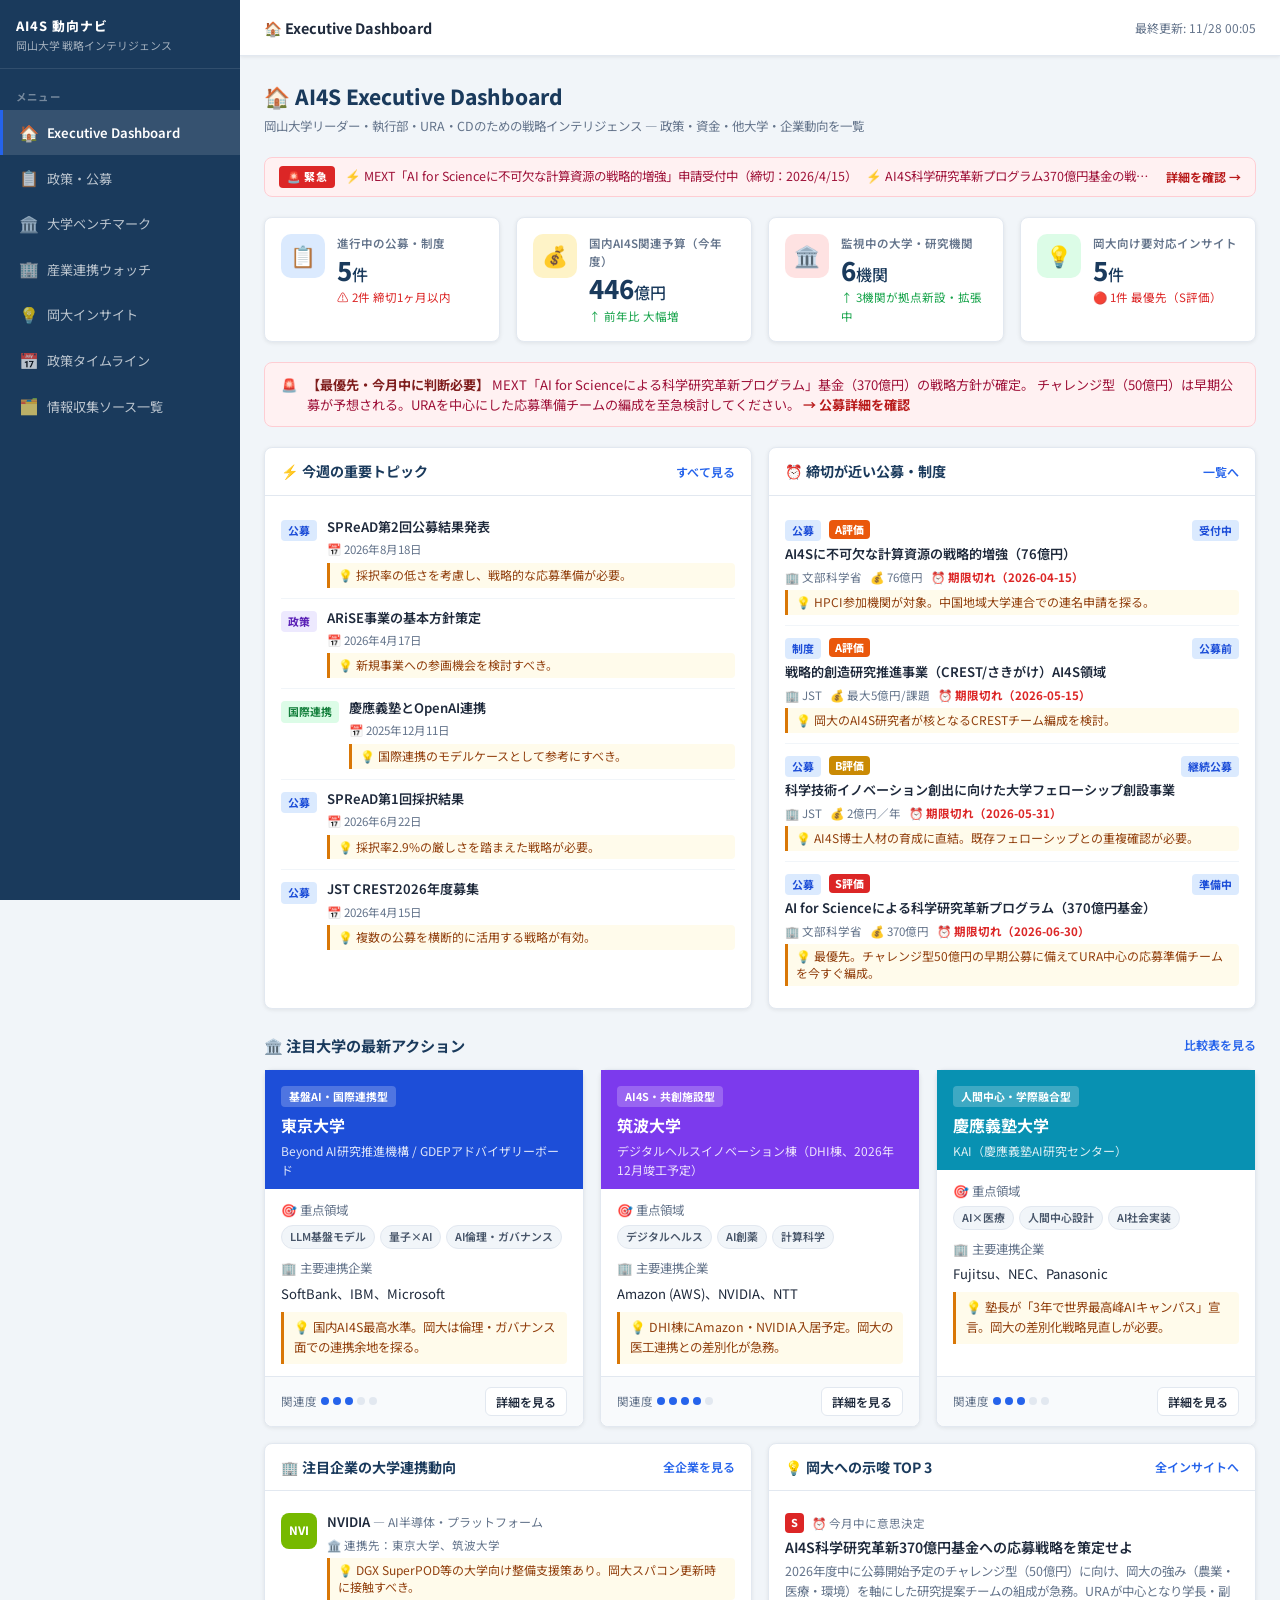
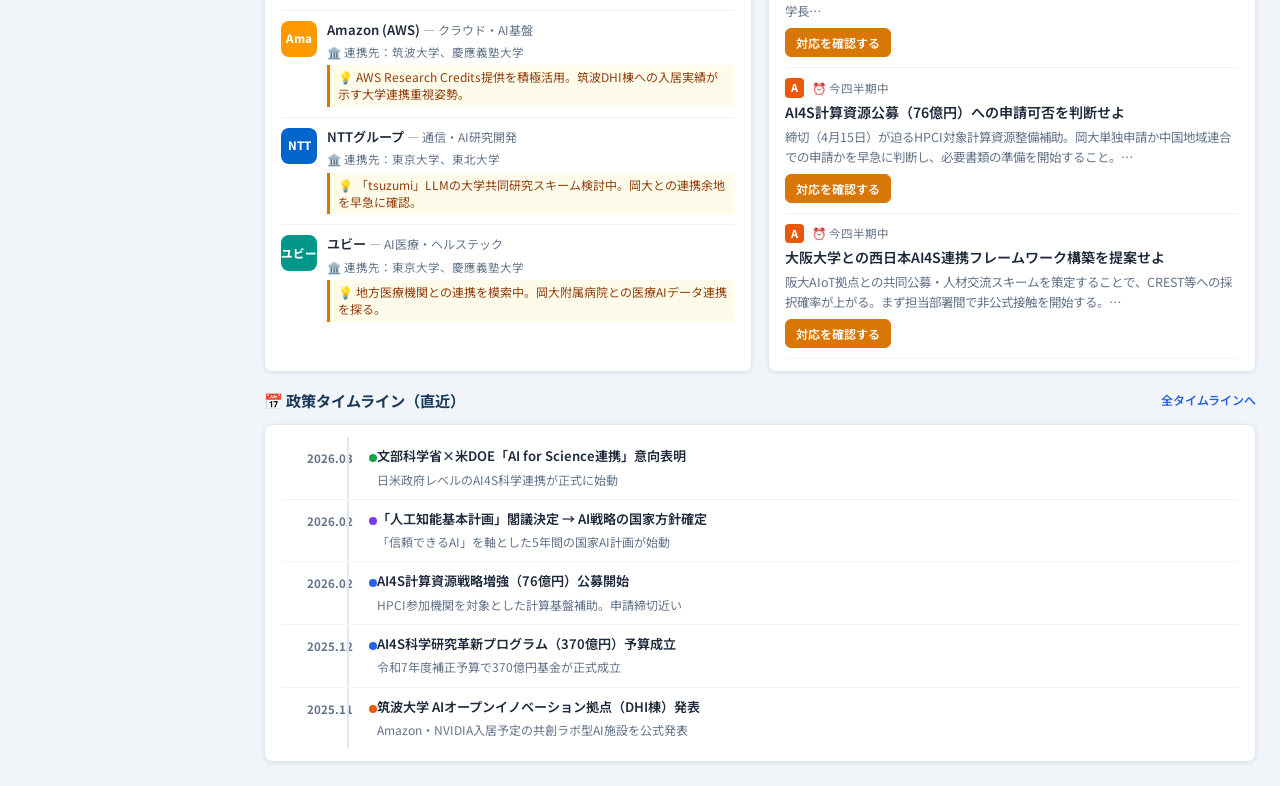
<file: index.html>
<!DOCTYPE html>
<html lang="ja">
<head>
  <meta charset="UTF-8">
  <meta name="viewport" content="width=device-width, initial-scale=1.0">
  <title>AI4S動向ナビ | 岡山大学 Executive Dashboard</title>
  <link rel="preconnect" href="https://fonts.googleapis.com">
  <link href="https://fonts.googleapis.com/css2?family=Noto+Sans+JP:wght@400;500;600;700;800&display=swap" rel="stylesheet">
  <link rel="stylesheet" href="css/style.css">
</head>
<body>

<!-- サイドバー -->
<aside id="sidebar"></aside>

<!-- メインコンテンツ -->
<div id="main-wrapper">
  <!-- トップバー -->
  <header id="topbar"></header>

  <!-- ページ本体 -->
  <main id="page-content">

  <!-- ===== ダッシュボードパネル ===== -->
  <div id="panel-dashboard" class="panel active fade-in">

    <!-- ヘッダタイトル -->
    <div class="page-title">
      <h1>🏠 AI4S Executive Dashboard</h1>
      <p>岡山大学リーダー・執行部・URA・CDのための戦略インテリジェンス — 政策・資金・他大学・企業動向を一覧</p>
    </div>

    <!-- 緊急アラートバー -->
    <div class="alert-ticker">
      <span class="ticker-label">🚨 緊急</span>
      <span class="ticker-text">
        ⚡ MEXT「AI for Scienceに不可欠な計算資源の戦略的増強」申請受付中（締切：2026/4/15）&nbsp;&nbsp;
        ⚡ AI4S科学研究革新プログラム370億円基金の戦略方針が確定 &nbsp;&nbsp;
        ⚡ 筑波大学DHI棟（共創ラボ型AI拠点）2026年12月竣工予定
      </span>
      <a href="#" onclick="AI4S.navigate('policy'); return false;" class="ticker-cta">詳細を確認 →</a>
    </div>

    <!-- KPIサマリー -->
    <div class="kpi-grid">
      <div class="kpi-card">
        <div class="kpi-icon blue">📋</div>
        <div class="kpi-body">
          <div class="kpi-label">進行中の公募・制度</div>
          <div class="kpi-value">5<span style="font-size:1rem;font-weight:500">件</span></div>
          <div class="kpi-trend alert">⚠ 2件 締切1ヶ月以内</div>
        </div>
      </div>
      <div class="kpi-card">
        <div class="kpi-icon gold">💰</div>
        <div class="kpi-body">
          <div class="kpi-label">国内AI4S関連予算（今年度）</div>
          <div class="kpi-value">446<span style="font-size:1rem;font-weight:500">億円</span></div>
          <div class="kpi-trend up">↑ 前年比 大幅増</div>
        </div>
      </div>
      <div class="kpi-card">
        <div class="kpi-icon red">🏛️</div>
        <div class="kpi-body">
          <div class="kpi-label">監視中の大学・研究機関</div>
          <div class="kpi-value">6<span style="font-size:1rem;font-weight:500">機関</span></div>
          <div class="kpi-trend up">↑ 3機関が拠点新設・拡張中</div>
        </div>
      </div>
      <div class="kpi-card">
        <div class="kpi-icon green">💡</div>
        <div class="kpi-body">
          <div class="kpi-label">岡大向け要対応インサイト</div>
          <div class="kpi-value">5<span style="font-size:1rem;font-weight:500">件</span></div>
          <div class="kpi-trend alert">🔴 1件 最優先（S評価）</div>
        </div>
      </div>
    </div>

    <!-- アラートバー -->
    <div class="alert-bar alert-danger">
      <span>🚨</span>
      <div>
        <strong>【最優先・今月中に判断必要】</strong>
        MEXT「AI for Scienceによる科学研究革新プログラム」基金（370億円）の戦略方針が確定。
        チャレンジ型（50億円）は早期公募が予想される。URAを中心にした応募準備チームの編成を至急検討してください。
        <a href="#" onclick="AI4S.navigate('policy'); return false;" style="color:#b91c1c;font-weight:700;">→ 公募詳細を確認</a>
      </div>
    </div>

    <!-- メイン2カラム -->
    <div class="two-col">

      <!-- 今週の重要トピック -->
      <div class="card">
        <div class="card-header">
          <h3>⚡ 今週の重要トピック</h3>
          <a href="#" onclick="AI4S.navigate('policy'); return false;" class="see-all">すべて見る</a>
        </div>
        <div class="card-body" id="topTopics">
          <!-- JSで生成 -->
        </div>
      </div>

      <!-- 締切近い公募 -->
      <div class="card">
        <div class="card-header">
          <h3>⏰ 締切が近い公募・制度</h3>
          <a href="#" onclick="AI4S.navigate('policy'); return false;" class="see-all">一覧へ</a>
        </div>
        <div class="card-body" id="deadlineItems">
          <!-- JSで生成 -->
        </div>
      </div>
    </div>

    <!-- 大学ベンチマーク概要 -->
    <div class="section-header">
      <h2>🏛️ 注目大学の最新アクション</h2>
      <a href="#" onclick="AI4S.navigate('benchmark'); return false;" class="see-all">比較表を見る</a>
    </div>
    <div class="three-col" id="benchCards">
      <!-- JSで生成 -->
    </div>

    <!-- 下段 2カラム -->
    <div class="two-col">

      <!-- 企業連携ウォッチ -->
      <div class="card">
        <div class="card-header">
          <h3>🏢 注目企業の大学連携動向</h3>
          <a href="#" onclick="AI4S.navigate('industry'); return false;" class="see-all">全企業を見る</a>
        </div>
        <div class="card-body" id="companyWatch">
          <!-- JSで生成 -->
        </div>
      </div>

      <!-- 岡大インサイトトップ3 -->
      <div class="card">
        <div class="card-header">
          <h3>💡 岡大への示唆 TOP 3</h3>
          <a href="#" onclick="AI4S.navigate('insights'); return false;" class="see-all">全インサイトへ</a>
        </div>
        <div class="card-body" id="insightTop">
          <!-- JSで生成 -->
        </div>
      </div>
    </div>

    <!-- 政策タイムライン（直近） -->
    <div class="section-header" style="margin-top:8px;">
      <h2>📅 政策タイムライン（直近）</h2>
      <a href="#" onclick="AI4S.navigate('timeline'); return false;" class="see-all">全タイムラインへ</a>
    </div>
    <div class="card">
      <div class="card-body">
        <div class="timeline-wrap" id="dashTimeline">
          <!-- JSで生成 -->
        </div>
      </div>
    </div>

  </div><!-- /#panel-dashboard -->

  <!-- ===== 政策・公募パネル ===== -->
  <div id="panel-policy" class="panel">
    <div class="page-title">
      <h1>📋 政策・公募一覧</h1>
      <p>進行中・予定の公募・制度情報と最新政策動向</p>
    </div>
    <div id="policy-dynamic"></div>
    <div class="section-header">
      <h2>📋 公募・制度 完全リスト</h2>
    </div>
    <div id="policy-static-list"></div>
  </div>

  <!-- ===== 大学ベンチマークパネル ===== -->
  <div id="panel-benchmark" class="panel">
    <div class="page-title">
      <h1>🏛️ 大学ベンチマーク</h1>
      <p>岡山大学が注目すべき大学・研究機関の最新動向と比較</p>
    </div>
    <div id="benchmark-list"></div>
  </div>

  <!-- ===== 産業連携ウォッチパネル ===== -->
  <div id="panel-industry" class="panel">
    <div class="page-title">
      <h1>🏢 産業連携ウォッチ</h1>
      <p>AI4S分野での産学連携を積極推進している注目企業の動向</p>
    </div>
    <div id="industry-list"></div>
  </div>

  <!-- ===== 岡大インサイトパネル ===== -->
  <div id="panel-insights" class="panel">
    <div class="page-title">
      <h1>💡 岡大インサイト全件</h1>
      <p>岡山大学の執行部・URA・CDが今すぐ対応すべき示唆・提言</p>
    </div>
    <div id="insights-list"></div>
  </div>

  <!-- ===== 政策タイムラインパネル ===== -->
  <div id="panel-timeline" class="panel">
    <div class="page-title">
      <h1>📅 政策タイムライン</h1>
      <p>AI4S関連の政策・制度・大学動向の時系列まとめ</p>
    </div>
    <div class="card">
      <div class="card-body">
        <div class="timeline-wrap" id="fullTimeline"></div>
      </div>
    </div>
  </div>

  <!-- ===== 情報収集ソース一覧パネル ===== -->
  <div id="panel-sources" class="panel">
    <div class="page-title">
      <h1>🗂️ AI4S情報収集 推奨クロール先一覧</h1>
      <p>政策・研究・産業・資金動向の収集に活用できるウェブソース一覧です。定期的なクロール・モニタリングを推奨します。</p>
    </div>

    <div class="source-note">
      💡 各ソースは定期的にクロール・チェックすることで、公募情報・政策動向・大学の最新アクションをいち早くキャッチできます。
      J-STAGE・KAKENはAPIが公開されており、自動収集に対応しています。
    </div>

    <!-- 🏛️ 政府・政策機関 -->
    <div class="sources-section">
      <div class="card">
        <div class="card-header">
          <h3>🏛️ 政府・政策機関</h3>
          <span class="section-badge badge-gov">Government</span>
        </div>
        <div class="card-body" style="padding:0;">
          <table class="sources-table">
            <thead>
              <tr><th>機関名</th><th>URL</th><th>収集できる情報</th></tr>
            </thead>
            <tbody>
              <tr><td>内閣府 科学技術・イノベーション推進事務局</td><td><a href="https://www8.cao.go.jp/cstp/" target="_blank">https://www8.cao.go.jp/cstp/</a></td><td>AI戦略、科学技術基本計画</td></tr>
              <tr><td>文部科学省</td><td><a href="https://www.mext.go.jp" target="_blank">https://www.mext.go.jp</a></td><td>大学政策、研究費配分</td></tr>
              <tr><td>経済産業省 AI・データ政策</td><td><a href="https://www.meti.go.jp" target="_blank">https://www.meti.go.jp</a></td><td>産業AI動向、規制動向</td></tr>
              <tr><td>総務省 情報通信政策</td><td><a href="https://www.soumu.go.jp" target="_blank">https://www.soumu.go.jp</a></td><td>ICT・AI政策</td></tr>
              <tr><td>JST（科学技術振興機構）</td><td><a href="https://www.jst.go.jp" target="_blank">https://www.jst.go.jp</a></td><td>研究プロジェクト、産学連携</td></tr>
              <tr><td>NEDO（新エネルギー・産業技術総合開発機構）</td><td><a href="https://www.nedo.go.jp" target="_blank">https://www.nedo.go.jp</a></td><td>AI技術開発プロジェクト</td></tr>
              <tr><td>AMED（日本医療研究開発機構）</td><td><a href="https://www.amed.go.jp" target="_blank">https://www.amed.go.jp</a></td><td>医療AI・創薬</td></tr>
              <tr><td>理化学研究所（RIKEN）</td><td><a href="https://www.riken.jp" target="_blank">https://www.riken.jp</a></td><td>基礎研究、AI研究成果</td></tr>
            </tbody>
          </table>
        </div>
      </div>
    </div>

    <!-- 🎓 大学・研究機関 -->
    <div class="sources-section">
      <div class="card">
        <div class="card-header">
          <h3>🎓 大学・研究機関</h3>
          <span class="section-badge badge-univ">Academia</span>
        </div>
        <div class="card-body" style="padding:0;">
          <table class="sources-table">
            <thead>
              <tr><th>機関名</th><th>URL</th><th>収集できる情報</th></tr>
            </thead>
            <tbody>
              <tr><td>東京大学 松尾・岩澤研究室</td><td><a href="https://weblab.t.u-tokyo.ac.jp" target="_blank">https://weblab.t.u-tokyo.ac.jp</a></td><td>AI研究最前線</td></tr>
              <tr><td>東京大学 UTokyo AI</td><td><a href="https://ai.u-tokyo.ac.jp" target="_blank">https://ai.u-tokyo.ac.jp</a></td><td>大学全体のAI戦略</td></tr>
              <tr><td>京都大学 情報学研究科</td><td><a href="https://www.i.kyoto-u.ac.jp" target="_blank">https://www.i.kyoto-u.ac.jp</a></td><td>AI・データサイエンス</td></tr>
              <tr><td>大阪大学</td><td><a href="https://www.osaka-u.ac.jp" target="_blank">https://www.osaka-u.ac.jp</a></td><td>AI研究プロジェクト</td></tr>
              <tr><td>名古屋大学</td><td><a href="https://www.nagoya-u.ac.jp" target="_blank">https://www.nagoya-u.ac.jp</a></td><td>産学連携AI</td></tr>
              <tr><td>産業技術総合研究所（AIST）</td><td><a href="https://www.aist.go.jp" target="_blank">https://www.aist.go.jp</a></td><td>応用AI研究</td></tr>
              <tr><td>国立情報学研究所（NII）</td><td><a href="https://www.nii.ac.jp" target="_blank">https://www.nii.ac.jp</a></td><td>AI・情報科学研究</td></tr>
              <tr><td>理研 AIP（人工知能研究センター）</td><td><a href="https://aip.riken.jp" target="_blank">https://aip.riken.jp</a></td><td>人工知能研究センター</td></tr>
            </tbody>
          </table>
        </div>
      </div>
    </div>

    <!-- 📰 ニュース・レポート・データベース -->
    <div class="sources-section">
      <div class="card">
        <div class="card-header">
          <h3>📰 ニュース・レポート・データベース</h3>
          <span class="section-badge badge-news">News &amp; Data</span>
        </div>
        <div class="card-body" style="padding:0;">
          <table class="sources-table">
            <thead>
              <tr><th>ソース</th><th>URL</th><th>収集できる情報</th></tr>
            </thead>
            <tbody>
              <tr><td>J-STAGE</td><td><a href="https://www.jstage.jst.go.jp" target="_blank">https://www.jstage.jst.go.jp</a></td><td>学術論文（API公開）</td></tr>
              <tr><td>KAKEN（科研費データベース）</td><td><a href="https://kaken.nii.ac.jp" target="_blank">https://kaken.nii.ac.jp</a></td><td>研究費・プロジェクト情報</td></tr>
              <tr><td>researchmap</td><td><a href="https://researchmap.jp" target="_blank">https://researchmap.jp</a></td><td>研究者・業績情報</td></tr>
              <tr><td>日本経済新聞 AI関連</td><td><a href="https://www.nikkei.com" target="_blank">https://www.nikkei.com</a></td><td>産業・投資動向</td></tr>
              <tr><td>ITmedia AI+</td><td><a href="https://www.itmedia.co.jp/aiplus/" target="_blank">https://www.itmedia.co.jp/aiplus/</a></td><td>AI業界ニュース</td></tr>
              <tr><td>Ledge.ai</td><td><a href="https://ledge.ai" target="_blank">https://ledge.ai</a></td><td>AI4Sを含むAIニュース</td></tr>
            </tbody>
          </table>
        </div>
      </div>
    </div>

    <!-- 🔬 特にAI4Sに直結するソース -->
    <div class="sources-section">
      <div class="card">
        <div class="card-header">
          <h3>🔬 特にAI4Sに直結するソース</h3>
          <span class="section-badge badge-ai4s">AI4S Core</span>
        </div>
        <div class="card-body" style="padding:0;">
          <table class="sources-table">
            <thead>
              <tr><th>ソース</th><th>URL</th><th>特徴</th></tr>
            </thead>
            <tbody>
              <tr><td>JST CREST・さきがけ</td><td><a href="https://www.jst.go.jp/kisoken/" target="_blank">https://www.jst.go.jp/kisoken/</a></td><td>AI×科学の最先端研究公募</td></tr>
              <tr><td>内閣府 ムーンショット型研究</td><td><a href="https://www8.cao.go.jp/cstp/moonshot/" target="_blank">https://www8.cao.go.jp/cstp/moonshot/</a></td><td>大型AI4Sプロジェクト</td></tr>
              <tr><td>BRIDGE（産学連携DB）</td><td><a href="https://www.jst.go.jp/tt/" target="_blank">https://www.jst.go.jp/tt/</a></td><td>技術移転情報</td></tr>
              <tr><td>arXiv（日本研究者の英語論文）</td><td><a href="https://arxiv.org" target="_blank">https://arxiv.org</a></td><td>cs.AI, physics, biologyカテゴリ</td></tr>
            </tbody>
          </table>
        </div>
      </div>
    </div>

  </div><!-- /#panel-sources -->

  </main>
</div>

<!-- グローバル ローディング / エラー -->
<div id="loading-indicator" hidden></div>
<div id="error-message" hidden></div>

<script src="js/common.js"></script>
<script>
// ── ダッシュボード初期化 ───────────────────────────────────────
var _dynamicData = null;

document.addEventListener('DOMContentLoaded', function() {
  AI4S.initSidebar('dashboard', '🏠 Executive Dashboard');

  // 静的セクション即時レンダリング
  renderDeadlineItems();
  renderBenchCards();
  renderCompanyWatch();
  renderInsightTop();
  renderDashTimeline();

  // 今週のトピック: まず静的データで表示、fetch完了後に更新
  renderTopTopics(null);

  // index1.txt方式でデータを動的にロード
  AI4S.init(function(data) {
    _dynamicData = data;
    // top_topics があれば優先して重要トピックセクションに表示
    var topItems = (data.TOP_TOPICS && data.TOP_TOPICS.length > 0)
      ? data.TOP_TOPICS
      : (data.DATA && data.DATA.length > 0 ? data.DATA : null);
    if (topItems) {
      renderTopTopics(topItems);
    }
  });

  // パネルレンダラー登録
  AI4S.registerPanel('dashboard', function() {});
  AI4S.registerPanel('policy', renderPolicyPanel);
  AI4S.registerPanel('benchmark', renderBenchmarkPanel);
  AI4S.registerPanel('industry', renderIndustryPanel);
  AI4S.registerPanel('insights', renderInsightsPanel);
  AI4S.registerPanel('timeline', renderTimelinePanel);
  AI4S.registerPanel('sources', function() {});
});

// ── 今週の重要トピック ────────────────────────────────────────
// items が null のときは静的フォールバックデータを使用
function renderTopTopics(items) {
  var staticItems = [
    {
      tag: '政策', title: '人工知能基本計画が閣議決定（令和7年12月）',
      date: '2025-12-23', org: '内閣府',
      insight: '「信頼できるAI」を国家方針の核として明文化。岡大のAI倫理・ガバナンス人材が活動しやすい環境に',
      url: 'https://www.cao.go.jp/press/new_wave/20260206.html',
    },
    {
      tag: '公募', title: 'AI4S研究革新プログラム（370億円）基本方針確定',
      date: '2026-02-24', org: '文部科学省',
      insight: '岡大応募に向けてURAが今すぐ動くべき最重要案件',
      url: 'https://www.mext.go.jp/content/20260224-mxt_sinkou01-000047519_5.pdf',
    },
    {
      tag: '大学', title: '慶應AIセンター塾長「3年で世界最高峰AIキャンパス」宣言',
      date: '2026-02-17', org: '慶應義塾大学',
      insight: '日本のAI大学競争が加速。地方大学のポジション取りは今年度が分岐点',
      url: 'https://www.keio.ac.jp/',
    },
    {
      tag: '公募', title: 'AI4S計算資源戦略増強（76億円）公募中',
      date: '2026-02-05', org: '文部科学省',
      insight: '計算基盤の整備体制（HPCI参加可否）を確認。中国地域大学連合での申請を検討',
      url: 'https://www.mext.go.jp/b_menu/boshu/detail/mext_00503.html',
    },
    {
      tag: '国際連携', title: '米国「GENESIS MISSION」× 日本AI4S戦略 連携合意',
      date: '2026-01-26', org: '文部科学省 / 米DOE',
      insight: '日米政府レベルでのAI4S連携が始動。岡大国際展開戦略に「AI4S」を位置づける機会',
      url: 'https://www.mext.go.jp/content/20260310-mxt_sinkou01-000048034_1.pdf',
    },
  ];

  // フェッチデータがあれば変換して使用
  var displayItems = staticItems;
  if (items && items.length > 0) {
    var mapped = items.slice(0, 5).map(function(d) {
      return {
        tag: d.info_type || d.category || '情報',
        title: d.title || '',
        date: d.date || '',
        org: d.company || d.source || '',
        insight: d.impact_analysis || d.summary || '',
        url: d.url || '#',
      };
    });
    if (mapped.length > 0) displayItems = mapped;
  }

  var html = displayItems.map(function(item) {
    return '<div class="news-item">'
      + '<span class="news-tag ' + AI4S.getTagClass(item.tag) + '">' + item.tag + '</span>'
      + '<div class="news-content">'
      + '<div class="news-title"><a href="' + item.url + '" target="_blank">' + item.title + '</a></div>'
      + '<div class="news-meta">'
      + '<span>📅 ' + AI4S.formatDate(item.date) + '</span>'
      + (item.org ? '<span>🏢 ' + item.org + '</span>' : '')
      + '</div>'
      + (item.insight ? '<div class="news-insight">💡 ' + item.insight + '</div>' : '')
      + '</div>'
      + '</div>';
  }).join('');
  document.getElementById('topTopics').innerHTML = html;
}

// ── 締切近い公募 ──────────────────────────────────────────────
function renderDeadlineItems() {
  var items = AI4S.POLICY_DATA
    .filter(function(p) { return p.deadline; })
    .sort(function(a, b) { return new Date(a.deadline) - new Date(b.deadline); })
    .slice(0, 4);

  if (items.length === 0) {
    document.getElementById('deadlineItems').innerHTML = '<p style="color:var(--text-muted);font-size:.82rem;padding:8px 0;">データなし</p>';
    return;
  }

  var html = items.map(function(item) {
    var days = AI4S.daysUntil(item.deadline);
    var daysClass = days <= 30 ? 'deadline-near' : '';
    var daysLabel = days < 0 ? '期限切れ' : days === 0 ? '本日締切' : '残り' + days + '日';
    return '<div class="news-item">'
      + '<div class="news-content" style="width:100%">'
      + '<div style="display:flex;align-items:center;gap:8px;margin-bottom:4px;">'
      + '<span class="news-tag ' + AI4S.getTagClass(item.type) + '">' + item.type + '</span>'
      + '<span class="priority-badge ' + AI4S.getPriorityClass(item.priority) + '">' + item.priority + '評価</span>'
      + '<span class="news-tag tag-fund" style="margin-left:auto;">' + item.status + '</span>'
      + '</div>'
      + '<div class="news-title">' + item.title + '</div>'
      + '<div class="news-meta">'
      + '<span>🏢 ' + item.org + '</span>'
      + '<span>💰 ' + item.budget + '</span>'
      + '<span class="' + daysClass + '">⏰ ' + daysLabel + '（' + item.deadline + '）</span>'
      + '</div>'
      + '<div class="news-insight">💡 ' + item.insight + '</div>'
      + '</div>'
      + '</div>';
  }).join('');
  document.getElementById('deadlineItems').innerHTML = html;
}

// ── 注目大学カード ────────────────────────────────────────────
function renderBenchCards() {
  var featured = AI4S.BENCHMARK_DATA.slice(0, 3);
  var typeColorMap = {
    '基盤AI・国際連携型': '#1d4ed8',
    'AI4S・共創施設型':   '#7c3aed',
    '人間中心・学際融合型': '#0891b2',
    '国家中枢・基盤研究型': '#dc2626',
    '社会実装・産学連携型': '#16a34a',
    'AI4S・産業連携型':   '#ca8a04',
  };

  if (featured.length === 0) {
    document.getElementById('benchCards').innerHTML = '<div style="color:var(--text-muted);font-size:.82rem;padding:8px 0;">データなし</div>';
    return;
  }

  var html = featured.map(function(b) {
    var color = typeColorMap[b.type] || '#1a3a5c';
    return '<div class="card" style="margin-bottom:0;">'
      + '<div style="background:' + color + ';color:#fff;padding:14px 16px 10px;">'
      + '<div style="font-size:.68rem;font-weight:700;background:rgba(255,255,255,.22);padding:2px 8px;border-radius:4px;display:inline-block;margin-bottom:6px;">' + b.type + '</div>'
      + '<div style="font-size:1rem;font-weight:700;">' + b.name + '</div>'
      + '<div style="font-size:.75rem;opacity:.85;margin-top:2px;">' + b.center + '</div>'
      + '</div>'
      + '<div class="card-body">'
      + '<div style="font-size:.78rem;color:var(--text-muted);margin-bottom:4px;">🎯 重点領域</div>'
      + '<div class="tag-list" style="margin-bottom:10px;">'
      + b.domain.slice(0, 3).map(function(d) { return '<span class="tag">' + d + '</span>'; }).join('')
      + '</div>'
      + '<div style="font-size:.78rem;color:var(--text-muted);margin-bottom:4px;">🏢 主要連携企業</div>'
      + '<div style="font-size:.82rem;margin-bottom:8px;">' + b.companies.slice(0, 3).join('、') + '</div>'
      + '<div style="background:#fffbeb;border-left:3px solid var(--accent-gold);padding:6px 10px;border-radius:0 4px 4px 0;font-size:.78rem;color:#92400e;">'
      + '💡 ' + (b.insight.length > 65 ? b.insight.slice(0, 65) + '…' : b.insight)
      + '</div>'
      + '</div>'
      + '<div class="card-footer" style="display:flex;justify-content:space-between;align-items:center;">'
      + '<div class="relevance-indicator" title="岡大関連度">' + AI4S.renderRelevance(b.relevance, b.relevanceLevel) + '</div>'
      + '<a href="#" onclick="AI4S.navigate(\'benchmark\'); return false;" class="btn btn-sm btn-outline">詳細を見る</a>'
      + '</div>'
      + '</div>';
  }).join('');
  document.getElementById('benchCards').innerHTML = html;
}

// ── 企業ウォッチ ──────────────────────────────────────────────
function renderCompanyWatch() {
  var featured = AI4S.INDUSTRY_DATA.filter(function(c) { return c.priority === 'A'; }).slice(0, 4);

  if (featured.length === 0) {
    document.getElementById('companyWatch').innerHTML = '<p style="color:var(--text-muted);font-size:.82rem;padding:8px 0;">データなし</p>';
    return;
  }

  var html = featured.map(function(c) {
    return '<div class="news-item">'
      + '<div style="width:36px;height:36px;border-radius:8px;background:' + c.color + ';color:#fff;display:flex;align-items:center;justify-content:center;font-size:.72rem;font-weight:800;flex-shrink:0;text-align:center;line-height:1.2;">' + c.name.slice(0, 3) + '</div>'
      + '<div class="news-content">'
      + '<div class="news-title">' + c.name + ' <span style="font-size:.75rem;color:var(--text-muted);font-weight:400;">— ' + c.sector + '</span></div>'
      + '<div class="news-meta"><span>🏛️ 連携先：' + c.univPartners.slice(0, 2).join('、') + '</span></div>'
      + '<div class="news-insight">💡 ' + (c.insight.length > 70 ? c.insight.slice(0, 70) + '…' : c.insight) + '</div>'
      + '</div>'
      + '</div>';
  }).join('');
  document.getElementById('companyWatch').innerHTML = html;
}

// ── インサイトトップ3 ─────────────────────────────────────────
function renderInsightTop() {
  var top3 = AI4S.INSIGHTS_DATA.slice(0, 3);

  if (top3.length === 0) {
    document.getElementById('insightTop').innerHTML = '<p style="color:var(--text-muted);font-size:.82rem;padding:8px 0;">データなし</p>';
    return;
  }

  var html = top3.map(function(ins) {
    return '<div style="padding:10px 0;border-bottom:1px solid var(--border-light);">'
      + '<div style="display:flex;align-items:center;gap:8px;margin-bottom:5px;">'
      + '<span class="priority-badge ' + AI4S.getPriorityClass(ins.priority) + '">' + ins.priority + '</span>'
      + '<span style="font-size:.72rem;color:var(--text-muted);">⏰ ' + ins.urgency + '</span>'
      + '</div>'
      + '<div style="font-size:.88rem;font-weight:600;color:var(--text-main);line-height:1.4;margin-bottom:5px;">'
      + ins.title.replace('【最優先】', '').replace('【緊急】', '')
      + '</div>'
      + '<div style="font-size:.78rem;color:var(--text-muted);margin-bottom:6px;">' + ins.summary.slice(0, 80) + '…</div>'
      + '<a href="#" onclick="AI4S.navigate(\'insights\'); return false;" class="btn btn-sm btn-gold">対応を確認する</a>'
      + '</div>';
  }).join('');
  document.getElementById('insightTop').innerHTML = html;
}

// ── ダッシュボードタイムライン ─────────────────────────────────
function renderDashTimeline() {
  var events = [
    { date: '2026.03', title: '文部科学省×米DOE「AI for Science連携」意向表明', type: 'tl-intl', desc: '日米政府レベルのAI4S科学連携が正式に始動' },
    { date: '2026.02', title: '「人工知能基本計画」閣議決定 → AI戦略の国家方針確定', type: 'tl-policy', desc: '「信頼できるAI」を軸とした5年間の国家AI計画が始動' },
    { date: '2026.02', title: 'AI4S計算資源戦略増強（76億円）公募開始', type: 'tl-fund', desc: 'HPCI参加機関を対象とした計算基盤補助。申請締切近い' },
    { date: '2025.12', title: 'AI4S科学研究革新プログラム（370億円）予算成立', type: 'tl-fund', desc: '令和7年度補正予算で370億円基金が正式成立' },
    { date: '2025.11', title: '筑波大学 AIオープンイノベーション拠点（DHI棟）発表', type: 'tl-univ', desc: 'Amazon・NVIDIA入居予定の共創ラボ型AI施設を公式発表' },
  ];
  var html = events.map(function(e) {
    return '<div class="tl-item ' + e.type + '">'
      + '<div class="tl-date">' + e.date + '</div>'
      + '<div class="tl-title">' + e.title + '</div>'
      + '<div class="tl-desc">' + e.desc + '</div>'
      + '</div>';
  }).join('');
  document.getElementById('dashTimeline').innerHTML = html;
}

// ── 政策・公募パネル ──────────────────────────────────────────
function renderPolicyPanel() {
  // 静的 POLICY_DATA の完全リスト
  var staticHtml = AI4S.POLICY_DATA.map(function(item) {
    var days = AI4S.daysUntil(item.deadline);
    var daysClass = days <= 30 ? 'deadline-near' : '';
    var daysLabel = days < 0 ? '期限切れ' : days === 0 ? '本日締切' : '残り' + days + '日';
    return '<div class="news-item">'
      + '<div class="news-content" style="width:100%">'
      + '<div style="display:flex;align-items:center;gap:8px;margin-bottom:6px;">'
      + '<span class="news-tag ' + AI4S.getTagClass(item.type) + '">' + item.type + '</span>'
      + '<span class="priority-badge ' + AI4S.getPriorityClass(item.priority) + '">' + item.priority + '評価</span>'
      + '<span class="news-tag tag-fund" style="margin-left:auto;">' + item.status + '</span>'
      + '</div>'
      + '<div class="news-title"><a href="' + item.url + '" target="_blank">' + item.title + '</a></div>'
      + '<div class="news-meta">'
      + '<span>🏢 ' + item.org + '</span>'
      + '<span>💰 ' + item.budget + '</span>'
      + '<span class="' + daysClass + '">⏰ ' + daysLabel + '（' + item.deadline + '）</span>'
      + '</div>'
      + '<div class="news-insight">💡 ' + item.insight + '</div>'
      + '</div>'
      + '</div>';
  }).join('');
  document.getElementById('policy-static-list').innerHTML = '<div class="card"><div class="card-body">' + staticHtml + '</div></div>';

  // 動的データ（news_data.json）から政策・公募カテゴリを抽出
  var dynamicEl = document.getElementById('policy-dynamic');
  if (!_dynamicData) { dynamicEl.innerHTML = ''; return; }
  var allItems = (_dynamicData.TOP_TOPICS || []).concat(_dynamicData.DATA || []);
  var filtered = AI4S.dedupeByUrl(allItems).filter(function(d) {
    return d.category === 'fund' || d.category === 'policy'
      || d.info_type === '公募' || d.info_type === '政策';
  });
  if (filtered.length === 0) { dynamicEl.innerHTML = ''; return; }
  var dynHtml = '<div class="section-header"><h2>⚡ 最新情報（自動収集）</h2></div>'
    + '<div class="card"><div class="card-body">'
    + filtered.map(function(d) {
        return '<div class="news-item">'
          + '<span class="news-tag ' + AI4S.getTagClass(d.info_type || '') + '">' + (d.info_type || '情報') + '</span>'
          + '<div class="news-content">'
          + '<div class="news-title"><a href="' + (d.url || '#') + '" target="_blank">' + (d.title || '') + '</a></div>'
          + '<div class="news-meta">'
          + '<span>📅 ' + AI4S.formatDate(d.date) + '</span>'
          + (d.org ? '<span>🏢 ' + d.org + '</span>' : '')
          + '</div>'
          + ((d.impact_analysis || d.summary) ? '<div class="news-insight">💡 ' + (d.impact_analysis || d.summary) + '</div>' : '')
          + '</div>'
          + '</div>';
      }).join('')
    + '</div></div>';
  dynamicEl.innerHTML = dynHtml;
}

// ── 大学ベンチマークパネル ────────────────────────────────────
function renderBenchmarkPanel() {
  var typeColorMap = {
    '基盤AI・国際連携型':   '#1d4ed8',
    'AI4S・共創施設型':     '#7c3aed',
    '人間中心・学際融合型': '#0891b2',
    '国家中枢・基盤研究型': '#dc2626',
    '社会実装・産学連携型': '#16a34a',
    'AI4S・産業連携型':     '#ca8a04',
  };
  var html = '<div class="three-col">'
    + AI4S.BENCHMARK_DATA.map(function(b) {
        var color = typeColorMap[b.type] || '#1a3a5c';
        return '<div class="card" style="margin-bottom:0;">'
          + '<div style="background:' + color + ';color:#fff;padding:14px 16px 10px;">'
          + '<div style="font-size:.68rem;font-weight:700;background:rgba(255,255,255,.22);padding:2px 8px;border-radius:4px;display:inline-block;margin-bottom:6px;">' + b.type + '</div>'
          + '<div style="font-size:1rem;font-weight:700;">' + b.name + '</div>'
          + '<div style="font-size:.75rem;opacity:.85;margin-top:2px;">' + b.center + '</div>'
          + '</div>'
          + '<div class="card-body">'
          + '<div style="font-size:.78rem;color:var(--text-muted);margin-bottom:4px;">🎯 重点領域</div>'
          + '<div class="tag-list" style="margin-bottom:10px;">'
          + b.domain.map(function(d) { return '<span class="tag">' + d + '</span>'; }).join('')
          + '</div>'
          + '<div style="font-size:.78rem;color:var(--text-muted);margin-bottom:4px;">🏢 主要連携企業</div>'
          + '<div style="font-size:.82rem;margin-bottom:8px;">' + b.companies.join('、') + '</div>'
          + '<div style="background:#fffbeb;border-left:3px solid var(--accent-gold);padding:6px 10px;border-radius:0 4px 4px 0;font-size:.78rem;color:#92400e;">'
          + '💡 ' + b.insight
          + '</div>'
          + '</div>'
          + '<div class="card-footer">'
          + '<div class="relevance-indicator" title="岡大関連度">' + AI4S.renderRelevance(b.relevance, b.relevanceLevel) + '</div>'
          + '</div>'
          + '</div>';
      }).join('')
    + '</div>';
  document.getElementById('benchmark-list').innerHTML = html;
}

// ── 産業連携ウォッチパネル ────────────────────────────────────
function renderIndustryPanel() {
  var html = '<div class="card"><div class="card-body">'
    + AI4S.INDUSTRY_DATA.map(function(c) {
        return '<div class="news-item">'
          + '<div style="width:44px;height:44px;border-radius:10px;background:' + c.color + ';color:#fff;display:flex;align-items:center;justify-content:center;font-size:.82rem;font-weight:800;flex-shrink:0;text-align:center;line-height:1.2;">' + c.name.slice(0, 3) + '</div>'
          + '<div class="news-content">'
          + '<div style="display:flex;align-items:center;gap:8px;margin-bottom:4px;">'
          + '<div class="news-title" style="margin-bottom:0;">' + c.name + '</div>'
          + '<span class="priority-badge ' + AI4S.getPriorityClass(c.priority) + '">' + c.priority + '評価</span>'
          + '</div>'
          + '<div style="font-size:.75rem;color:var(--text-muted);margin-bottom:4px;">' + c.sector + '</div>'
          + '<div class="news-meta"><span>🏛️ 連携先：' + c.univPartners.join('、') + '</span></div>'
          + '<div class="news-insight">💡 ' + c.insight + '</div>'
          + '</div>'
          + '</div>';
      }).join('')
    + '</div></div>';
  document.getElementById('industry-list').innerHTML = html;
}

// ── 岡大インサイトパネル ──────────────────────────────────────
function renderInsightsPanel() {
  var html = '<div class="card"><div class="card-body">'
    + AI4S.INSIGHTS_DATA.map(function(ins) {
        return '<div style="padding:14px 0;border-bottom:1px solid var(--border-light);">'
          + '<div style="display:flex;align-items:center;gap:8px;margin-bottom:6px;">'
          + '<span class="priority-badge ' + AI4S.getPriorityClass(ins.priority) + '">' + ins.priority + '評価</span>'
          + '<span style="font-size:.72rem;color:var(--text-muted);">⏰ ' + ins.urgency + '</span>'
          + '</div>'
          + '<div style="font-size:.92rem;font-weight:700;color:var(--text-main);line-height:1.4;margin-bottom:6px;">' + ins.title + '</div>'
          + '<div style="font-size:.82rem;color:var(--text-muted);line-height:1.6;">' + ins.summary + '</div>'
          + '</div>';
      }).join('')
    + '</div></div>';
  document.getElementById('insights-list').innerHTML = html;
}

// ── 政策タイムラインパネル（全件） ────────────────────────────
function renderTimelinePanel() {
  var events = [
    { date: '2026.04', title: '文科省AI for Science SPReAD公募開始（全国1000件対象）', type: 'tl-fund', desc: '人文・社会科学を含む全分野対象の萌芽的挑戦研究。応募締切に注意' },
    { date: '2026.04', title: 'CREST・さきがけ・ACT-X 2026年度研究提案募集開始', type: 'tl-fund', desc: 'さきがけ・ACT-X締切5/26、CREST締切6/2' },
    { date: '2026.03', title: '文部科学省×米DOE「AI for Science連携」意向表明', type: 'tl-intl', desc: '日米政府レベルのAI4S科学連携が正式に始動' },
    { date: '2026.02', title: '「人工知能基本計画」閣議決定 → AI戦略の国家方針確定', type: 'tl-policy', desc: '「信頼できるAI」を軸とした5年間の国家AI計画が始動' },
    { date: '2026.02', title: 'AI4S計算資源戦略増強（76億円）公募開始', type: 'tl-fund', desc: 'HPCI参加機関を対象とした計算基盤補助。申請締切4/15' },
    { date: '2026.02', title: 'AI4S科学研究革新プログラム（370億円）基本方針確定', type: 'tl-fund', desc: 'チャレンジ型（50億円）の早期公募が予想される' },
    { date: '2025.12', title: '人工知能基本計画 閣議決定', type: 'tl-policy', desc: '国家AI戦略の根幹が確立' },
    { date: '2025.12', title: 'AI4S科学研究革新プログラム（370億円）予算成立', type: 'tl-fund', desc: '令和7年度補正予算で370億円基金が正式成立' },
    { date: '2025.11', title: '筑波大学 AIオープンイノベーション拠点（DHI棟）発表', type: 'tl-univ', desc: 'Amazon・NVIDIA入居予定の共創ラボ型AI施設を公式発表' },
    { date: '2025.02', title: '慶應義塾大学 AIキャンパス構想公表', type: 'tl-univ', desc: '塾長が「3年で世界最高峰AIキャンパス」を宣言' },
  ];
  var html = events.map(function(e) {
    return '<div class="tl-item ' + e.type + '">'
      + '<div class="tl-date">' + e.date + '</div>'
      + '<div class="tl-title">' + e.title + '</div>'
      + '<div class="tl-desc">' + e.desc + '</div>'
      + '</div>';
  }).join('');
  document.getElementById('fullTimeline').innerHTML = html;
}
</script>
</body>
</html>
</file>
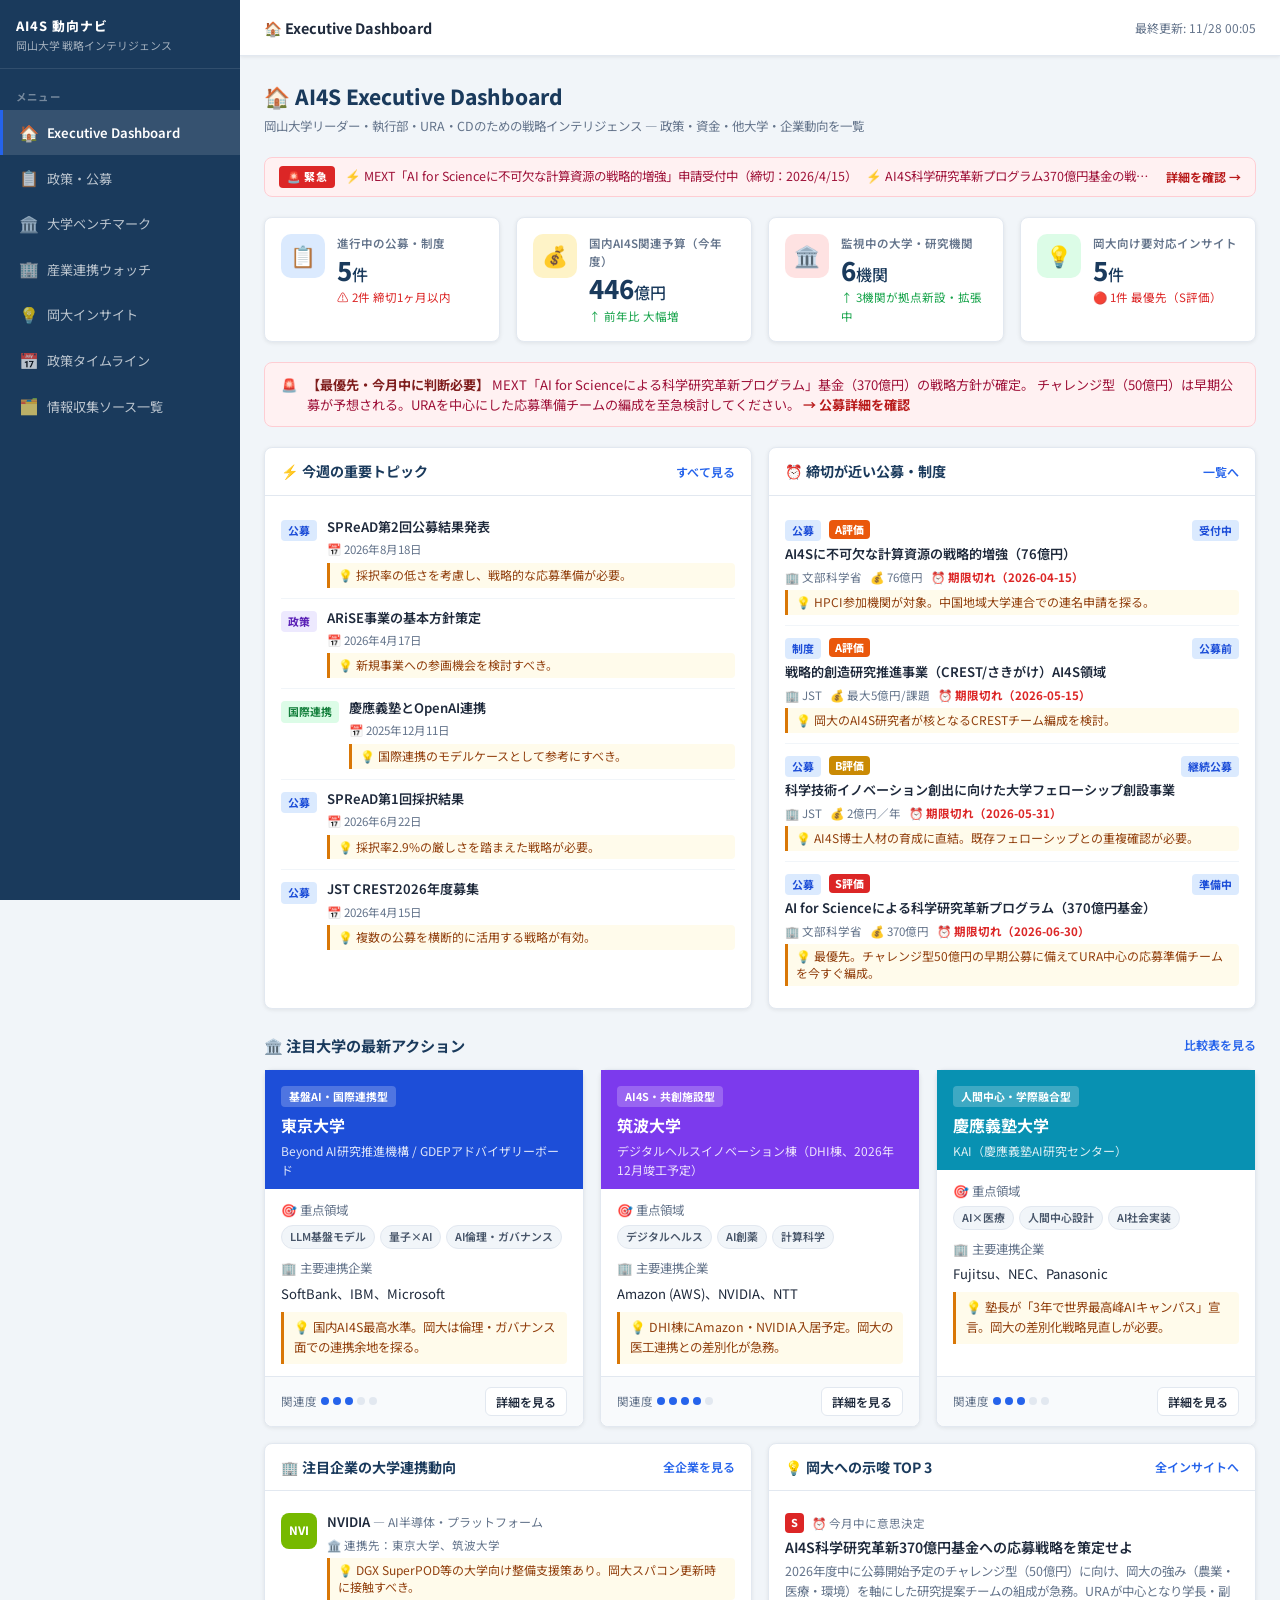
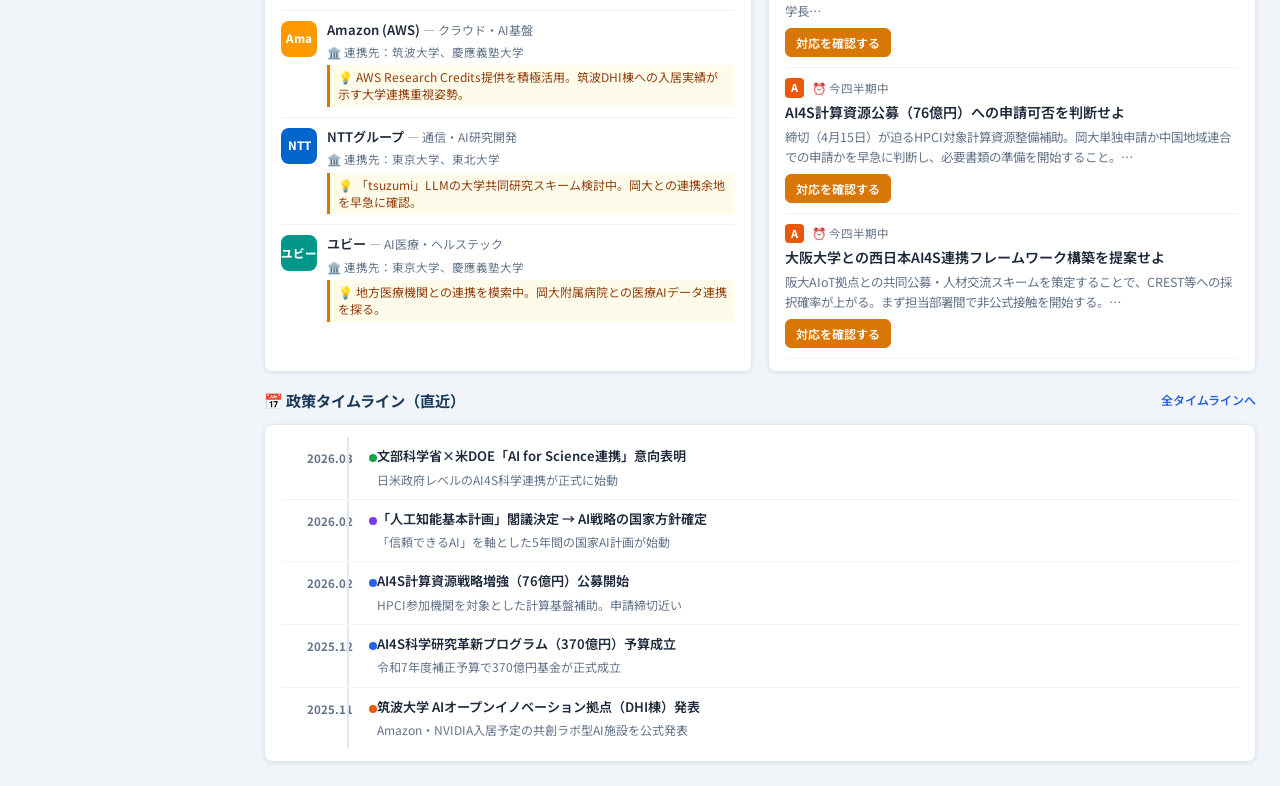
<file: sources.html>
<!DOCTYPE html>
<html lang="ja">
<head>
  <meta charset="UTF-8">
  <meta http-equiv="refresh" content="0; url=index.html">
  <title>情報収集ソース一覧 | AI4S動向ナビ</title>
  <script>window.location.replace('index.html');</script>
</head>
<body></body>
</html>
</file>
<file: css/style.css>
/* ─────────────────────────────────────────────
   AI4S Executive Dashboard — CSS
   Interface from index.txt, fetch from index1.txt
───────────────────────────────────────────── */

/* ── Reset & Variables ─────────────────────── */
*, *::before, *::after { box-sizing: border-box; margin: 0; padding: 0; }

:root {
  --primary:       #1a3a5c;
  --primary-light: #22496f;
  --accent:        #2563eb;
  --accent-hover:  #1d4ed8;
  --accent-gold:   #d97706;
  --bg:            #f1f5f9;
  --surface:       #ffffff;
  --border:        #e2e8f0;
  --border-light:  #f1f5f9;
  --text-main:     #1e293b;
  --text-muted:    #64748b;
  --sidebar-w:     240px;
  --topbar-h:      56px;
  --radius:        8px;
  --shadow:        0 1px 4px rgba(0,0,0,.08);
  --shadow-md:     0 2px 12px rgba(0,0,0,.12);
}

body {
  font-family: 'Noto Sans JP', 'Hiragino Kaku Gothic ProN', 'Meiryo', sans-serif;
  background: var(--bg);
  color: var(--text-main);
  line-height: 1.6;
  font-size: 14px;
}

a { color: var(--accent); text-decoration: none; }
a:hover { text-decoration: underline; }

/* ── Sidebar ───────────────────────────────── */
#sidebar {
  position: fixed;
  top: 0; left: 0; bottom: 0;
  width: var(--sidebar-w);
  background: var(--primary);
  overflow-y: auto;
  z-index: 100;
  display: flex;
  flex-direction: column;
}

.sidebar-brand {
  padding: 18px 16px 14px;
  border-bottom: 1px solid rgba(255,255,255,.1);
}
.sidebar-brand-name {
  font-size: .8rem;
  font-weight: 800;
  color: #fff;
  letter-spacing: .08em;
  line-height: 1.3;
}
.sidebar-brand-sub {
  font-size: .68rem;
  color: rgba(255,255,255,.6);
  margin-top: 2px;
}

.sidebar-nav { padding: 8px 0; flex: 1; }

.sidebar-section-label {
  font-size: .65rem;
  font-weight: 700;
  color: rgba(255,255,255,.4);
  letter-spacing: .12em;
  text-transform: uppercase;
  padding: 12px 16px 4px;
}

.nav-item {
  display: flex;
  align-items: center;
  gap: 10px;
  padding: 10px 16px;
  color: rgba(255,255,255,.7);
  font-size: .82rem;
  cursor: pointer;
  border-left: 3px solid transparent;
  transition: all .15s;
  text-decoration: none;
}
.nav-item:hover {
  background: rgba(255,255,255,.08);
  color: #fff;
  text-decoration: none;
  border-left-color: var(--accent);
}
.nav-item.active {
  background: rgba(255,255,255,.12);
  color: #fff;
  border-left-color: var(--accent);
  font-weight: 600;
}
.nav-icon { font-size: 1rem; width: 18px; text-align: center; flex-shrink: 0; }

/* ── Topbar ────────────────────────────────── */
#topbar {
  position: fixed;
  top: 0;
  left: var(--sidebar-w);
  right: 0;
  height: var(--topbar-h);
  background: var(--surface);
  border-bottom: 1px solid var(--border);
  display: flex;
  align-items: center;
  padding: 0 24px;
  gap: 12px;
  z-index: 90;
  box-shadow: var(--shadow);
}
.topbar-title {
  font-size: .9rem;
  font-weight: 700;
  color: var(--text-main);
}
.topbar-last-updated {
  margin-left: auto;
  font-size: .75rem;
  color: var(--text-muted);
}

/* ── Main Wrapper ──────────────────────────── */
#main-wrapper {
  margin-left: var(--sidebar-w);
  margin-top: var(--topbar-h);
  min-height: calc(100vh - var(--topbar-h));
}

#page-content {
  padding: 24px;
  max-width: 1280px;
}

.fade-in {
  animation: fadeIn .4s ease both;
}
@keyframes fadeIn {
  from { opacity: 0; transform: translateY(6px); }
  to   { opacity: 1; transform: translateY(0); }
}

/* ── Page Title ────────────────────────────── */
.page-title {
  margin-bottom: 20px;
}
.page-title h1 {
  font-size: 1.3rem;
  font-weight: 800;
  color: var(--primary);
}
.page-title p {
  font-size: .78rem;
  color: var(--text-muted);
  margin-top: 4px;
}

/* ── Alert Ticker ──────────────────────────── */
.alert-ticker {
  display: flex;
  align-items: center;
  gap: 10px;
  background: #fff1f2;
  border: 1px solid #fecdd3;
  border-radius: var(--radius);
  padding: 8px 14px;
  margin-bottom: 20px;
  overflow: hidden;
}
.ticker-label {
  flex-shrink: 0;
  background: #dc2626;
  color: #fff;
  font-size: .68rem;
  font-weight: 800;
  padding: 2px 8px;
  border-radius: 4px;
  letter-spacing: .05em;
}
.ticker-text {
  flex: 1;
  font-size: .78rem;
  color: #9f1239;
  white-space: nowrap;
  overflow: hidden;
  text-overflow: ellipsis;
}
.ticker-cta {
  flex-shrink: 0;
  font-size: .75rem;
  font-weight: 700;
  color: #b91c1c;
  white-space: nowrap;
}
.ticker-cta:hover { text-decoration: underline; }

/* ── KPI Grid ──────────────────────────────── */
.kpi-grid {
  display: grid;
  grid-template-columns: repeat(4, 1fr);
  gap: 16px;
  margin-bottom: 20px;
}
.kpi-card {
  background: var(--surface);
  border-radius: var(--radius);
  box-shadow: var(--shadow);
  border: 1px solid var(--border);
  padding: 16px;
  display: flex;
  align-items: flex-start;
  gap: 12px;
}
.kpi-icon {
  width: 44px;
  height: 44px;
  border-radius: 10px;
  display: flex;
  align-items: center;
  justify-content: center;
  font-size: 1.3rem;
  flex-shrink: 0;
}
.kpi-icon.blue  { background: #dbeafe; }
.kpi-icon.gold  { background: #fef3c7; }
.kpi-icon.red   { background: #fee2e2; }
.kpi-icon.green { background: #dcfce7; }

.kpi-body { flex: 1; min-width: 0; }
.kpi-label { font-size: .72rem; color: var(--text-muted); margin-bottom: 4px; font-weight: 600; }
.kpi-value {
  font-size: 1.6rem;
  font-weight: 800;
  color: var(--primary);
  line-height: 1.1;
  margin-bottom: 4px;
}
.kpi-trend { font-size: .72rem; color: var(--text-muted); }
.kpi-trend.up    { color: #16a34a; }
.kpi-trend.alert { color: #dc2626; }

/* ── Alert Bar ─────────────────────────────── */
.alert-bar {
  display: flex;
  align-items: flex-start;
  gap: 10px;
  border-radius: var(--radius);
  padding: 12px 16px;
  margin-bottom: 20px;
  font-size: .82rem;
  line-height: 1.5;
  border: 1px solid;
}
.alert-danger {
  background: #fff1f2;
  border-color: #fecdd3;
  color: #9f1239;
}
.alert-danger strong { color: #7f1d1d; }

/* ── Section Header ────────────────────────── */
.section-header {
  display: flex;
  align-items: center;
  justify-content: space-between;
  margin-bottom: 12px;
  margin-top: 24px;
}
.section-header h2 {
  font-size: .95rem;
  font-weight: 700;
  color: var(--primary);
}

/* ── Layout: 2-col & 3-col ─────────────────── */
.two-col {
  display: grid;
  grid-template-columns: 1fr 1fr;
  gap: 16px;
  margin-bottom: 16px;
}
.three-col {
  display: grid;
  grid-template-columns: repeat(3, 1fr);
  gap: 16px;
  margin-bottom: 16px;
}

/* ── Card ──────────────────────────────────── */
.card {
  background: var(--surface);
  border: 1px solid var(--border);
  border-radius: var(--radius);
  box-shadow: var(--shadow);
  display: flex;
  flex-direction: column;
}
.card-header {
  display: flex;
  align-items: center;
  justify-content: space-between;
  padding: 12px 16px;
  border-bottom: 1px solid var(--border);
}
.card-header h3 {
  font-size: .88rem;
  font-weight: 700;
  color: var(--primary);
}
.card-body {
  padding: 12px 16px;
  flex: 1;
}
.card-footer {
  padding: 10px 16px;
  border-top: 1px solid var(--border);
  background: #f8fafc;
  border-radius: 0 0 var(--radius) var(--radius);
}
.see-all {
  font-size: .75rem;
  color: var(--accent);
  font-weight: 600;
}
.see-all:hover { text-decoration: underline; }

/* ── News Item ─────────────────────────────── */
.news-item {
  display: flex;
  align-items: flex-start;
  gap: 10px;
  padding: 10px 0;
  border-bottom: 1px solid var(--border-light);
}
.news-item:last-child { border-bottom: none; }

.news-tag {
  display: inline-block;
  padding: 2px 7px;
  border-radius: 4px;
  font-size: .68rem;
  font-weight: 700;
  white-space: nowrap;
  flex-shrink: 0;
  margin-top: 2px;
}
.tag-policy { background: #ede9fe; color: #5b21b6; }
.tag-fund   { background: #dbeafe; color: #1d4ed8; }
.tag-univ   { background: #ffedd5; color: #c2410c; }
.tag-intl   { background: #dcfce7; color: #15803d; }
.tag-corp   { background: #f1f5f9; color: #475569; }
.tag-default{ background: #f1f5f9; color: #64748b; }

.news-content { flex: 1; min-width: 0; }
.news-title {
  display: block;
  font-size: .82rem;
  font-weight: 600;
  color: var(--text-main);
  line-height: 1.4;
  margin-bottom: 4px;
}
.news-title a { color: var(--text-main); }
.news-title a:hover { color: var(--accent); text-decoration: underline; }
.news-meta {
  display: flex;
  flex-wrap: wrap;
  gap: 8px;
  font-size: .72rem;
  color: var(--text-muted);
  margin-bottom: 4px;
}
.news-insight {
  font-size: .75rem;
  color: #92400e;
  background: #fffbeb;
  border-left: 3px solid var(--accent-gold);
  padding: 4px 8px;
  border-radius: 0 4px 4px 0;
  line-height: 1.4;
}

/* ── Priority Badge ────────────────────────── */
.priority-badge {
  display: inline-block;
  padding: 1px 6px;
  border-radius: 4px;
  font-size: .68rem;
  font-weight: 800;
}
.priority-s { background: #dc2626; color: #fff; }
.priority-a { background: #ea580c; color: #fff; }
.priority-b { background: #ca8a04; color: #fff; }

.deadline-near { color: #dc2626; font-weight: 700; }

/* ── Relevance Indicator ───────────────────── */
.relevance-indicator {
  display: flex;
  align-items: center;
  gap: 4px;
  font-size: .72rem;
  color: var(--text-muted);
}
.rel-dot {
  width: 8px; height: 8px;
  border-radius: 50%;
  background: var(--border);
}
.rel-dot.active { background: var(--accent); }
.rel-dot.high   { background: #dc2626; }

/* ── Tag List ──────────────────────────────── */
.tag-list { display: flex; flex-wrap: wrap; gap: 5px; }
.tag {
  display: inline-block;
  padding: 2px 8px;
  background: #f1f5f9;
  color: #475569;
  border-radius: 12px;
  font-size: .68rem;
  font-weight: 600;
  border: 1px solid var(--border);
}

/* ── Buttons ───────────────────────────────── */
.btn {
  display: inline-flex;
  align-items: center;
  justify-content: center;
  border: 1px solid transparent;
  border-radius: 6px;
  padding: 7px 14px;
  font-size: .82rem;
  font-weight: 600;
  cursor: pointer;
  transition: all .15s;
  text-decoration: none;
  font-family: inherit;
}
.btn-sm { padding: 4px 10px; font-size: .75rem; }
.btn-outline {
  border-color: var(--border);
  background: var(--surface);
  color: var(--text-main);
}
.btn-outline:hover { border-color: var(--accent); color: var(--accent); text-decoration: none; }
.btn-gold {
  background: var(--accent-gold);
  color: #fff;
  border-color: var(--accent-gold);
}
.btn-gold:hover { background: #b45309; border-color: #b45309; text-decoration: none; }

/* ── Timeline ──────────────────────────────── */
.timeline-wrap { display: flex; flex-direction: column; gap: 0; }
.tl-item {
  display: grid;
  grid-template-columns: 72px 1fr;
  gap: 0 12px;
  padding: 10px 0;
  border-bottom: 1px solid var(--border-light);
  position: relative;
}
.tl-item:last-child { border-bottom: none; }
.tl-item::before {
  content: '';
  position: absolute;
  left: 66px;
  top: 0; bottom: 0;
  width: 2px;
  background: var(--border);
}
.tl-date {
  font-size: .72rem;
  font-weight: 700;
  color: var(--text-muted);
  text-align: right;
  padding-top: 2px;
  white-space: nowrap;
}
.tl-title {
  font-size: .82rem;
  font-weight: 600;
  color: var(--text-main);
  line-height: 1.4;
  padding-left: 12px;
  position: relative;
}
.tl-title::before {
  content: '';
  position: absolute;
  left: 4px;
  top: 7px;
  width: 8px;
  height: 8px;
  border-radius: 50%;
  background: var(--accent);
}
.tl-desc {
  grid-column: 2;
  font-size: .75rem;
  color: var(--text-muted);
  padding-left: 12px;
  margin-top: 2px;
}
.tl-policy .tl-title::before { background: #7c3aed; }
.tl-fund   .tl-title::before { background: #2563eb; }
.tl-univ   .tl-title::before { background: #ea580c; }
.tl-intl   .tl-title::before { background: #16a34a; }

/* ── Loading / Error ───────────────────────── */
#loading-indicator {
  position: fixed;
  top: 0; left: 0; right: 0;
  height: 3px;
  background: linear-gradient(90deg, var(--accent) 0%, #60a5fa 50%, var(--accent) 100%);
  background-size: 200% 100%;
  animation: loadingBar 1.2s linear infinite;
  z-index: 999;
}
@keyframes loadingBar {
  0%   { background-position: 200% 0; }
  100% { background-position: 0% 0; }
}
#error-message {
  position: fixed;
  bottom: 24px;
  left: 50%;
  transform: translateX(-50%);
  background: #dc2626;
  color: #fff;
  padding: 10px 20px;
  border-radius: var(--radius);
  box-shadow: var(--shadow-md);
  font-size: .85rem;
  z-index: 999;
}

/* ── Scrollbars ────────────────────────────── */
#sidebar::-webkit-scrollbar { width: 4px; }
#sidebar::-webkit-scrollbar-track { background: transparent; }
#sidebar::-webkit-scrollbar-thumb { background: rgba(255,255,255,.15); border-radius: 2px; }

/* ── SPA Panels ────────────────────────────── */
.panel { display: none; }
.panel.active { display: block; }

/* ── Sources Panel ─────────────────────────── */
.sources-section { margin-bottom: 28px; }
.sources-table {
  width: 100%;
  border-collapse: collapse;
  font-size: .84rem;
}
.sources-table th {
  background: var(--primary);
  color: #fff;
  padding: 9px 14px;
  text-align: left;
  font-weight: 600;
  font-size: .78rem;
}
.sources-table th:first-child { border-radius: var(--radius) 0 0 0; }
.sources-table th:last-child  { border-radius: 0 var(--radius) 0 0; }
.sources-table td {
  padding: 9px 14px;
  border-bottom: 1px solid var(--border-light);
  vertical-align: top;
}
.sources-table tr:last-child td { border-bottom: none; }
.sources-table tr:hover td { background: #f8fafc; }
.sources-table td:first-child { font-weight: 600; white-space: nowrap; }
.sources-table td:nth-child(2) { color: var(--accent); }
.sources-table td:nth-child(2) a { color: var(--accent); word-break: break-all; }
.sources-table td:last-child { color: var(--text-muted); font-size: .8rem; }
.section-badge {
  display: inline-block;
  font-size: .78rem;
  font-weight: 700;
  padding: 3px 10px;
  border-radius: 20px;
  margin-bottom: 10px;
}
.badge-gov  { background: #dbeafe; color: #1d4ed8; }
.badge-univ { background: #ede9fe; color: #7c3aed; }
.badge-news { background: #d1fae5; color: #065f46; }
.badge-ai4s { background: #fef3c7; color: #92400e; }
.source-note {
  background: #f0f9ff;
  border-left: 3px solid var(--accent);
  padding: 10px 14px;
  border-radius: 0 var(--radius) var(--radius) 0;
  font-size: .82rem;
  color: #0c4a6e;
  margin-bottom: 20px;
}

/* ── Responsive ────────────────────────────── */
@media (max-width: 1024px) {
  .three-col { grid-template-columns: 1fr 1fr; }
}
@media (max-width: 900px) {
  :root { --sidebar-w: 0px; }
  #sidebar { display: none; }
  #main-wrapper { margin-left: 0; }
  #topbar { left: 0; }
  .kpi-grid { grid-template-columns: repeat(2, 1fr); }
  .two-col, .three-col { grid-template-columns: 1fr; }
}
@media (max-width: 600px) {
  .kpi-grid { grid-template-columns: 1fr 1fr; }
  #page-content { padding: 16px; }
}
</file>
